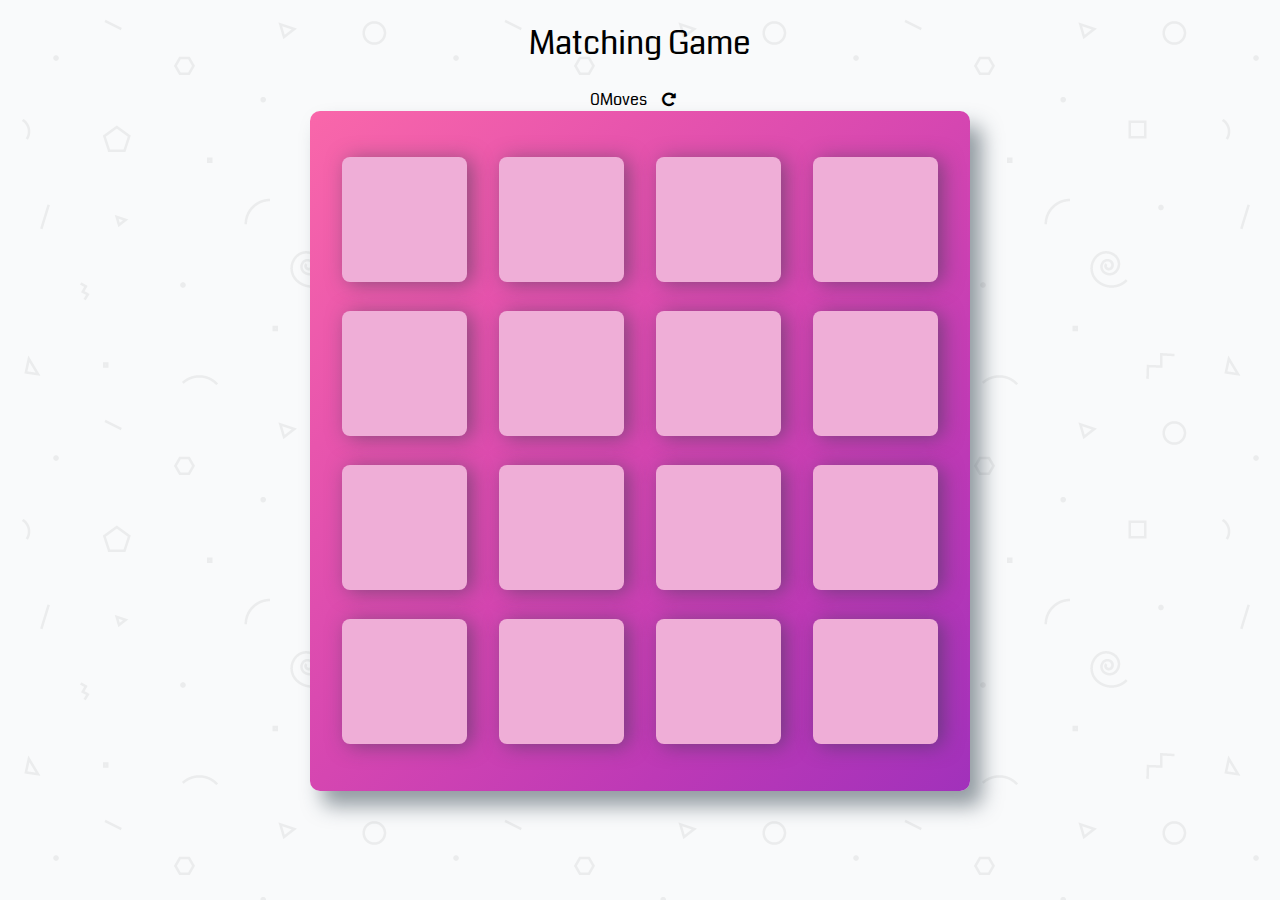
<file: index.html>
<!doctype html>
<html lang="en">
<head>
    <meta charset="utf-8">
    <title>Matching Game</title>
    <meta name="description" content="">
    <link rel="stylesheet prefetch" href="https://maxcdn.bootstrapcdn.com/font-awesome/4.6.1/css/font-awesome.min.css">
    <link rel="stylesheet prefetch" href="https://fonts.googleapis.com/css?family=Coda">
    <link rel="stylesheet" href="css/app.css">
    <script src="https://ajax.googleapis.com/ajax/libs/jquery/3.3.1/jquery.min.js"></script>
</head>
<body>

  <!-- The Modal -->
  <div id="myModal" class="modal">

    <!-- Modal content -->
    <div class="modal-content wrapper">
      <span class="close">&times;</span>
      <h2>Congrats!</h2>
      <ul id="hideStars" class="stars">
        <li><i class="fa fa-star fa-2x"></i></li>
        <li><i class="fa fa-star fa-2x"></i></li>
        <li><i class="fa fa-star fa-2x"></i></li>
      </ul>
      <h3 id="timer"></h3>
    </div>

  </div>

    <div class="container">
        <header>
            <h1>Matching Game</h1>
        </header>


        <section class="score-panel">

        	<span class="moves">0</span> Moves

            <div class="restart">
        		<i class="fa fa-repeat"></i>
        	</div>
        </section>

        <ul class="deck">
            <li class="card">
                <i class="fa fa-diamond"></i>
            </li>
            <li class="card">
                <i class="fa fa-paper-plane-o"></i>
            </li>
            <li class="card">
                <i class="fa fa-anchor"></i>
            </li>
            <li class="card">
                <i class="fa fa-bolt"></i>
            </li>
            <li class="card">
                <i class="fa fa-cube"></i>
            </li>
            <li class="card">
                <i class="fa fa-anchor"></i>
            </li>
            <li class="card">
                <i class="fa fa-leaf"></i>
            </li>
            <li class="card">
                <i class="fa fa-bicycle"></i>
            </li>
            <li class="card">
                <i class="fa fa-diamond"></i>
            </li>
            <li class="card">
                <i class="fa fa-bomb"></i>
            </li>
            <li class="card">
                <i class="fa fa-leaf"></i>
            </li>
            <li class="card">
                <i class="fa fa-bomb"></i>
            </li>
            <li class="card">
                <i class="fa fa-bolt"></i>
            </li>
            <li class="card">
                <i class="fa fa-bicycle"></i>
            </li>
            <li class="card">
                <i class="fa fa-paper-plane-o"></i>
            </li>
            <li class="card">
                <i class="fa fa-cube"></i>
            </li>
        </ul>
    </div>

    <script src="js/app.js"></script>
</body>
</html>
</file>
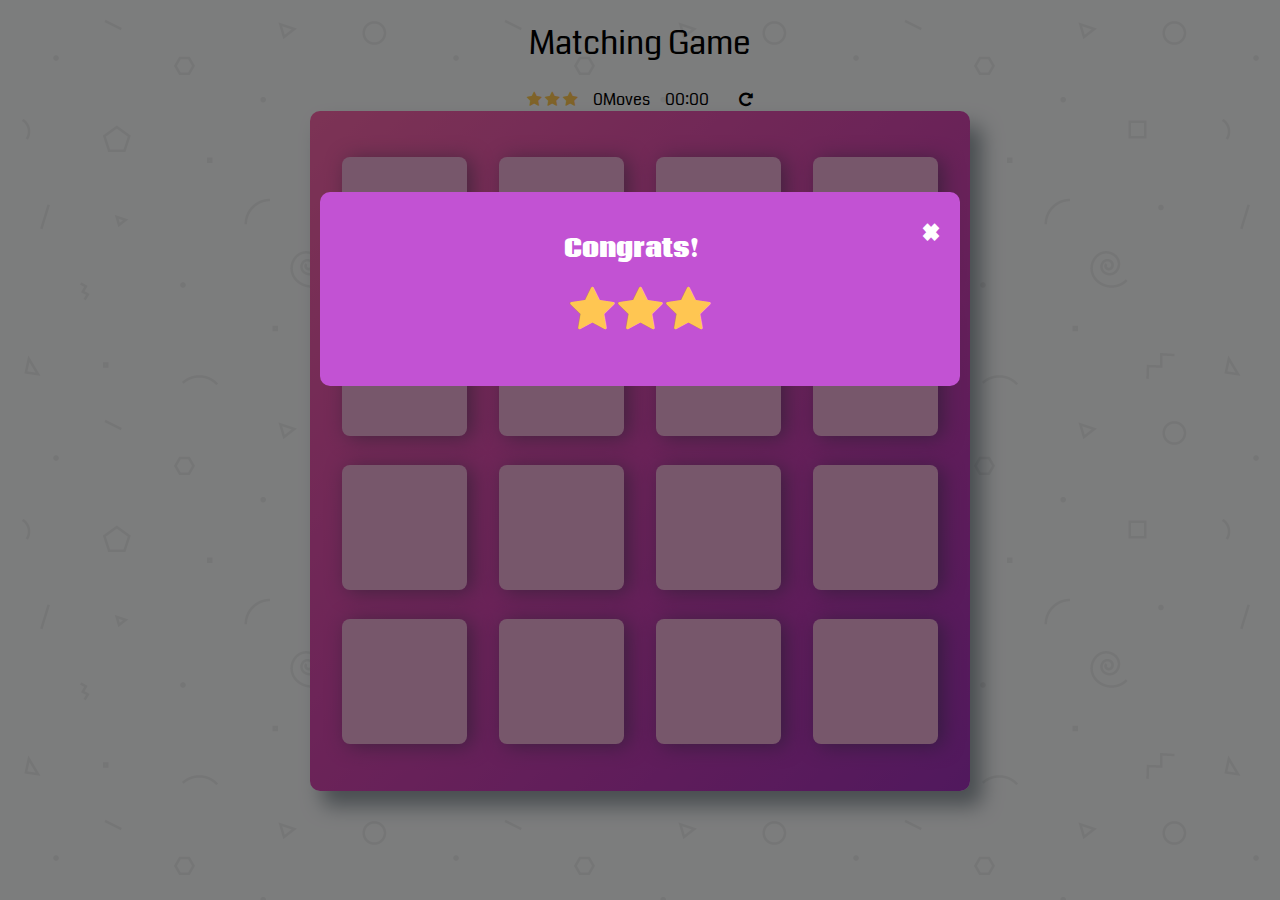
<file: img/index.html>
<!doctype html>
<html lang="en">
<head>
    <meta charset="utf-8">
    <title>Matching Game</title>
    <meta name="description" content="">
    <meta name="viewport" content="width=device-width, initial-scale=1">
    <link rel="stylesheet prefetch" href="https://maxcdn.bootstrapcdn.com/font-awesome/4.6.1/css/font-awesome.min.css">
    <link rel="stylesheet prefetch" href="https://fonts.googleapis.com/css?family=Coda">
    <link rel="stylesheet" href="css/app.css">
    <script src="https://ajax.googleapis.com/ajax/libs/jquery/3.3.1/jquery.min.js"></script>
</head>
<body onload="shuffle()">

  <!-- The Modal -->
  <div id="myModal" class="modal">

    <!-- Modal content -->
    <div class="modal-content wrapper">
      <span class="close">&times;</span>
      <h2>Congrats!</h2>
      <ul class="stars">
        <li><i class="fa fa-star fa-3x"></i></li>
        <li><i class="fa fa-star fa-3x"></i></li>
        <li><i class="fa fa-star fa-3x"></i></li>
      </ul>
      <h3 id="timer"></h3>
    </div>

  </div>

    <div class="container">
        <header>
            <h1>Matching Game</h1>
        </header>


        <section class="score-panel">
          <ul class="stars">
            <li><i class="fa fa-star fa-1x"></i></li>
            <li><i class="fa fa-star fa-1x"></i></li>
            <li><i class="fa fa-star fa-1x"></i></li>
          </ul>

        	<span class="moves">0</span> Moves
          <p id="second-timer">00:00</p>

            <div class="restart">
        		<i class="fa fa-repeat"></i>
        	</div>
        </section>

        <ul class="deck">
            <li class="card">
                <i class="fa fa-diamond"></i>
            </li>
            <li class="card">
                <i class="fa fa-paper-plane-o"></i>
            </li>
            <li class="card">
                <i class="fa fa-anchor"></i>
            </li>
            <li class="card">
                <i class="fa fa-bolt"></i>
            </li>
            <li class="card">
                <i class="fa fa-cube"></i>
            </li>
            <li class="card">
                <i class="fa fa-anchor"></i>
            </li>
            <li class="card">
                <i class="fa fa-leaf"></i>
            </li>
            <li class="card">
                <i class="fa fa-bicycle"></i>
            </li>
            <li class="card">
                <i class="fa fa-diamond"></i>
            </li>
            <li class="card">
                <i class="fa fa-bomb"></i>
            </li>
            <li class="card">
                <i class="fa fa-leaf"></i>
            </li>
            <li class="card">
                <i class="fa fa-bomb"></i>
            </li>
            <li class="card">
                <i class="fa fa-bolt"></i>
            </li>
            <li class="card">
                <i class="fa fa-bicycle"></i>
            </li>
            <li class="card">
                <i class="fa fa-paper-plane-o"></i>
            </li>
            <li class="card">
                <i class="fa fa-cube"></i>
            </li>
        </ul>
    </div>

    <script src="js/app.js"></script>
</body>
</html>
</file>
<file: css/app.css>
html {
    box-sizing: border-box;
}

*,
*::before,
*::after {
    box-sizing: inherit;
}

html,
body {
    width: 100%;
    height: 100%;
    margin: 0;
    padding: 0;
}

body {
    background: #ffffff url('../img/geometry2.png'); /* Background pattern from Subtle Patterns */
    font-family: 'Coda', cursive;
}

/* The Modal (background) */

.modal {
    display: none; /* Hidden by default */
    position: fixed; /* Stay in place */
    z-index: 1; /* Sit on top */
    left: 0;
    top: 0;
    width: 100%; /* Full width */
    height: 100%; /* Full height */
    overflow: auto; /* Enable scroll if needed */
    background-color: rgb(0,0,0); /* Fallback color */
    background-color: rgba(0,0,0,0.5); /* Black w/ opacity */
    text-align: center;
    overflow: hidden;
}

/* Modal Content/Box */
.modal-content {
    background-color: #C252D3;
    margin: 15% auto; /* 15% from the top and centered */
    padding: 20px;
    border-radius: 10px;
    width: 50vw; /* Could be more or less, depending on screen size */
}

.modal-content .restart {
    cursor: pointer;
    color: #fff;
}

.modal-content .restart h3 {
  color: #C252D3;
  font-size: 25px;
  transition-delay: 0.5s;
  -webkit-transition: background-color 1s ease-in-out;
  -moz-transition: background-color 1s ease-in-out;
  -ms-transition: background-color 1s ease-in-out;
  -o-transition: background-color 1s ease-in-out;
  transition: background-color 1s ease-in-out;
  margin: 0 auto;
  width: 180px;
  border: 1px solid #fff;
  border-radius: 10px;
  background-color: rgba(255, 255, 255, 0.6);

}

 .modal-content .restart h3:hover {
    background-color: rgba(255, 255, 255, 0.9);
}

h2 {
  text-align: center;
  color: #fff;
}

.stars {
    padding: 0;
    margin: auto;
    color: #FFC652;
    text-align: center;
}

.modal-content .stars li {
    list-style: none;
    display: inline-block;
}

h3 {
  text-align: center;
  color: white;
  font-size: 2em;
}

/* The Close Button */
.close {
    color: #fff;
    float: right;
    font-size: 28px;
    font-weight: bold;
}

.close:hover,
.close:focus {
    color: #aaa;
    text-decoration: none;
    cursor: pointer;
}

/*
 * Styles for Confetti
 */

.wrapper {
  overflow: hidden;
  position: relative;
}

[class|="confetti"] {
  position: absolute;
}

.orange {
  background-color: #FF9058;
}

.yellow {
  background-color: #F9F871;
}

.blue {
  background-color: #27FCF1;
}

/*
 * Styles for the Game
 */

.container {
    display: flex;
    justify-content: center;
    align-items: center;
    flex-direction: column;
}

h1 {
    font-weight: 300;
    text-align: center;
}

.hideStars {
  display: none;
}

/*
 * Styles for the deck of cards
 */

.deck {
    width: 660px;
    min-height: 680px;
    background: linear-gradient(to right bottom, #f967aa, #e855ad, #d546b1, #bd39b6, #a131bb);
    padding: 32px;
    border-radius: 10px;
    box-shadow: 12px 15px 20px 0 rgba(46, 61, 73, 0.5);
    display: flex;
    flex-wrap: wrap;
    justify-content: space-between;
    align-items: center;
    margin: 0 0 3em;
}

.deck .card {
    height: 125px;
    width: 125px;
    background: #EFAED7;
    font-size: 0;
    color: #FFAAFF;
    border-radius: 8px;
    cursor: pointer;
    display: flex;
    justify-content: center;
    align-items: center;
    box-shadow: 5px 2px 20px 0 rgba(46, 61, 73, 0.5);
    animation-name: tadaa-close;
    animation-duration: 0.2s;
  }

    @keyframes tadaa-close {
    0%   {transform: rotateY(0deg);}
    50%  {transform: rotateY(-90deg);}
    100% {transform: rotateY(0deg);}
  }

.deck .card.open {
    /*transform: rotateY(180deg);*/
    background: #fff;
    cursor: default;
    animation-name: tadaa;
    animation-duration: 0.2s;
  }

    @keyframes tadaa {
    0%   {transform: rotateY(0deg);}
    50%  {transform: rotateY(90deg);}
    100% {transform: rotateY(0deg);}
  }


.deck .card.show {
    font-size: 35px;
    transition-delay: 0.2s;
}

.deck .card.match {
    cursor: default;
    background: #22BEB6;
    font-size: 33px;
}

.deck .card.wrong {
    cursor: default;
    background: #FF5A73;
    font-size: 33px;
}

/*
 * Styles for the Score Panel
 */

.score-panel {
    text-align: center;
    display: flex;
}

.stars, p {
  margin: 0;
  padding: 0 15px;
}

.score-panel .stars li {
    padding: 0 ;
    list-style: none;
    display: inline-block;
}

.score-panel .restart {
    cursor: pointer;
    padding: 0 15px;
}


/*
 * Media Queries

 For screen 750px and less width
 */

 @media only screen and (max-width: 700px) {
   .deck {
       width: 95%;
       min-height: 95vw;
       padding: 16px;
     }

   .deck .card {
       height: 20vw;
       width: 20vw;
       box-shadow: 5px 2px 10px 0 rgba(46, 61, 73, 0.5);
     }

     .modal-content {
       width: 80vw; /* Could be more or less, depending on screen size */
     }
 }

/*
 For screen 650px and less width
 */

 /* @media only screen and (max-width: 650px) { */
  /* .deck .card {
         height: 78px;
         width: 78px;
         box-shadow: 5px 2px 2px 0 rgba(46, 61, 73, 0.2);
       } */
</file>
<file: img/css/app.css>
html {
    box-sizing: border-box;
}

*,
*::before,
*::after {
    box-sizing: inherit;
}

html,
body {
    width: 100%;
    height: 100%;
    margin: 0;
    padding: 0;
}

body {
    background: #ffffff url('../img/geometry2.png'); /* Background pattern from Subtle Patterns */
    font-family: 'Coda', cursive;
}

/* The Modal (background) */
.modal {
    display: block; /* Hidden by default */
    position: fixed; /* Stay in place */
    z-index: 1; /* Sit on top */
    left: 0;
    top: 0;
    width: 100%; /* Full width */
    height: 100%; /* Full height */
    overflow: auto; /* Enable scroll if needed */
    background-color: rgb(0,0,0); /* Fallback color */
    background-color: rgba(0,0,0,0.5); /* Black w/ opacity */
    text-align: center;
    overflow: hidden;
}

/* Modal Content/Box */
.modal-content {
    background-color: #C252D3;
    margin: 15% auto; /* 15% from the top and centered */
    padding: 20px;
    border-radius: 10px;
    width: 50vw; /* Could be more or less, depending on screen size */
}

h2 {
  text-align: center;
  color: #fff;
}

.stars {
    padding: 0;
    margin: auto;
    color: #FFC652;
    text-align: center;
}

.modal-content .stars li {
    list-style: none;
    display: inline-block;
}

h3 {
  text-align: center;
  color: white;
  font-size: 2em;
}

/* The Close Button */
.close {
    color: #fff;
    float: right;
    font-size: 28px;
    font-weight: bold;
}

.close:hover,
.close:focus {
    color: #aaa;
    text-decoration: none;
    cursor: pointer;
}

/*
 * Styles for Confetti
 */

.wrapper {
  overflow: hidden;
  position: relative;
}

[class|="confetti"] {
  position: absolute;
}

.orange {
  background-color: #FF9058;
}

.yellow {
  background-color: #F9F871;
}

.blue {
  background-color: #27FCF1;
}

/*
 * Styles for the Game
 */

.container {
    display: flex;
    justify-content: center;
    align-items: center;
    flex-direction: column;
}

h1 {
    font-weight: 300;
    text-align: center;
}

.hideStars {
  display: none;
}

/*
 * Styles for the deck of cards
 */

.deck {
    width: 660px;
    min-height: 680px;
    background: linear-gradient(to right bottom, #f967aa, #e855ad, #d546b1, #bd39b6, #a131bb);
    padding: 32px;
    border-radius: 10px;
    box-shadow: 12px 15px 20px 0 rgba(46, 61, 73, 0.5);
    display: flex;
    flex-wrap: wrap;
    justify-content: space-between;
    align-items: center;
    margin: 0 0 3em;
}

.deck .card {
    height: 125px;
    width: 125px;
    background: #EFAED7;
    font-size: 0;
    color: #FFAAFF;
    border-radius: 8px;
    cursor: pointer;
    display: flex;
    justify-content: center;
    align-items: center;
    box-shadow: 5px 2px 20px 0 rgba(46, 61, 73, 0.5);
    animation-name: tadaa-close;
    animation-duration: 0.2s;
  }

    @keyframes tadaa-close {
    0%   {transform: rotateY(0deg);}
    50%  {transform: rotateY(-90deg);}
    100% {transform: rotateY(0deg);}
  }

.deck .card.open {
    /*transform: rotateY(180deg);*/
    background: #fff;
    cursor: default;
    animation-name: tadaa;
    animation-duration: 0.2s;
  }

    @keyframes tadaa {
    0%   {transform: rotateY(0deg);}
    50%  {transform: rotateY(90deg);}
    100% {transform: rotateY(0deg);}
  }


.deck .card.show {
    font-size: 35px;
    transition-delay: 0.2s;
}

.deck .card.match {
    cursor: default;
    background: #22BEB6;
    font-size: 33px;
}

.deck .card.wrong {
    cursor: default;
    background: #FF5A73;
    font-size: 33px;
}

/*
 * Styles for the Score Panel
 */

.score-panel {
    text-align: center;
    display: flex;
}

.stars, p {
  margin: 0;
  padding: 0 15px;
}

.score-panel .stars li {
    padding: 0 ;
    list-style: none;
    display: inline-block;
}

.score-panel .restart {
    cursor: pointer;
    padding: 0 15px;
}

.restart:hover {
    color: grey;
}

/*
 * Media Queries

 For screen 750px and less width
 */

 @media only screen and (max-width: 700px) {
   .deck {
       width: 95%;
       min-height: 95vw;
       padding: 16px;
     }

   .deck .card {
       height: 20vw;
       width: 20vw;
       box-shadow: 5px 2px 10px 0 rgba(46, 61, 73, 0.5);
     }

     .modal-content {
       width: 80vw; /* Could be more or less, depending on screen size */
     }
 }

/*
 For screen 650px and less width
 */

 /* @media only screen and (max-width: 650px) { */
  /* .deck .card {
         height: 78px;
         width: 78px;
         box-shadow: 5px 2px 2px 0 rgba(46, 61, 73, 0.2);
       } */
</file>
